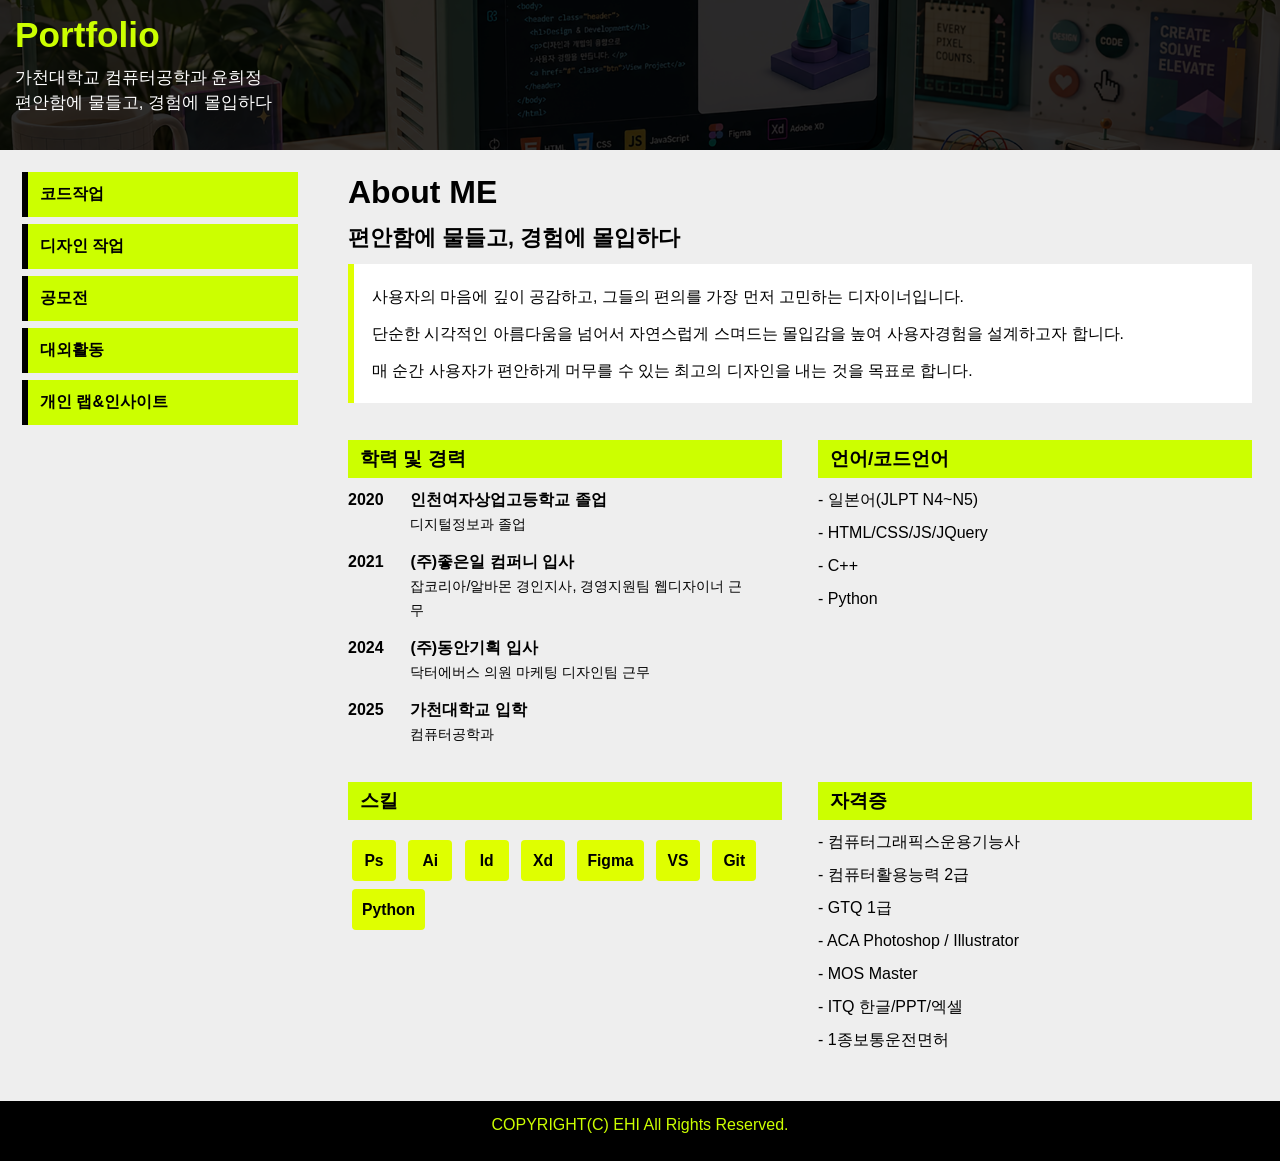
<file: index.html>
﻿<!DOCTYPE html>
<html lang="ko">
<head>
    <meta charset="UTF-8">
    <meta name="viewport" content="width=device-width, initial-scale=1.0">
    <title>윤희정 포트폴리오</title>
    <link rel="stylesheet" href="css/index.css">
</head>
<body>
    <div class="wrap">
        <header class="C12">
            <h1>Portfolio</h1>
            <p>가천대학교 컴퓨터공학과 윤희정</p>
            <p>편안함에 물들고, 경험에 몰입하다</p>
        </header>
    </div>

    <aside class="C3">
        <ul>
            <li><a href="subpage01.html">코드작업</a></li>
            <li><a href="subpage02.html">디자인 작업</a></li>
            <li><a href="subpage03.html">공모전</a></li>
            <li><a href="subpage04.html">대외활동</a></li>
            <li><a href="subpage05.html">개인 랩&amp;인사이트</a></li>
        </ul>
    </aside>

    <section id="main" class="C9">
        <h1 id="about">About ME</h1>
        <h3>편안함에 물들고, 경험에 몰입하다</h3>

        <div class="intro">
            <p>사용자의 마음에 깊이 공감하고, 그들의 편의를 가장 먼저 고민하는 디자이너입니다.</p>
            <p>단순한 시각적인 아름다움을 넘어서 자연스럽게 스며드는 몰입감을 높여 사용자경험을 설계하고자 합니다.</p>
            <p>매 순간 사용자가 편안하게 머무를 수 있는 최고의 디자인을 내는 것을 목표로 합니다.</p>
        </div>

        <div class="box-left" id="education">
            <h2>학력 및 경력</h2>
            <ul class="timeline">
                <li>
                    <span class="year">2020</span>
                    <span class="career"><strong>인천여자상업고등학교 졸업</strong><br><span class="small">디지털정보과 졸업</span></span>
                </li>
                <li>
                    <span class="year">2021</span>
                    <span class="career"><strong>(주)좋은일 컴퍼니 입사</strong><br><span class="small">잡코리아/알바몬 경인지사, 경영지원팀 웹디자이너 근무</span></span>
                </li>
                <li>
                    <span class="year">2024</span>
                    <span class="career"><strong>(주)동안기획 입사</strong><br><span class="small">닥터에버스 의원 마케팅 디자인팀 근무</span></span>
                </li>
                <li>
                    <span class="year">2025</span>
                    <span class="career"><strong>가천대학교 입학</strong><br><span class="small">컴퓨터공학과</span></span>
                </li>
            </ul>
        </div>

        <div class="box-right" id="language">
            <h2>언어/코드언어</h2>
            <ul class="plain-list">
                <li>- 일본어(JLPT N4~N5)</li>
                <li>- HTML/CSS/JS/JQuery</li>
                <li>- C++</li>
                <li>- Python</li>
            </ul>
        </div>

        <div class="box-left" id="skill">
            <h2>스킬</h2>
            <p class="skill">
                <span>Ps</span>
                <span>Ai</span>
                <span>Id</span>
                <span>Xd</span>
                <span>Figma</span>
                <span>VS</span>
                <span>Git</span>
                <span>Python</span>
            </p>
        </div>

        <div class="box-right" id="license">
            <h2>자격증</h2>
            <ul class="plain-list">
                <li>- 컴퓨터그래픽스운용기능사</li>
                <li>- 컴퓨터활용능력 2급</li>
                <li>- GTQ 1급</li>
                <li>- ACA Photoshop / Illustrator</li>
                <li>- MOS Master</li>
                <li>- ITQ 한글/PPT/엑셀</li>
                <li>- 1종보통운전면허</li>
            </ul>
        </div>
    </section>

    <footer class="C12">
        COPYRIGHT(C) EHI All Rights Reserved.
    </footer>
</body>
</html>
</file>
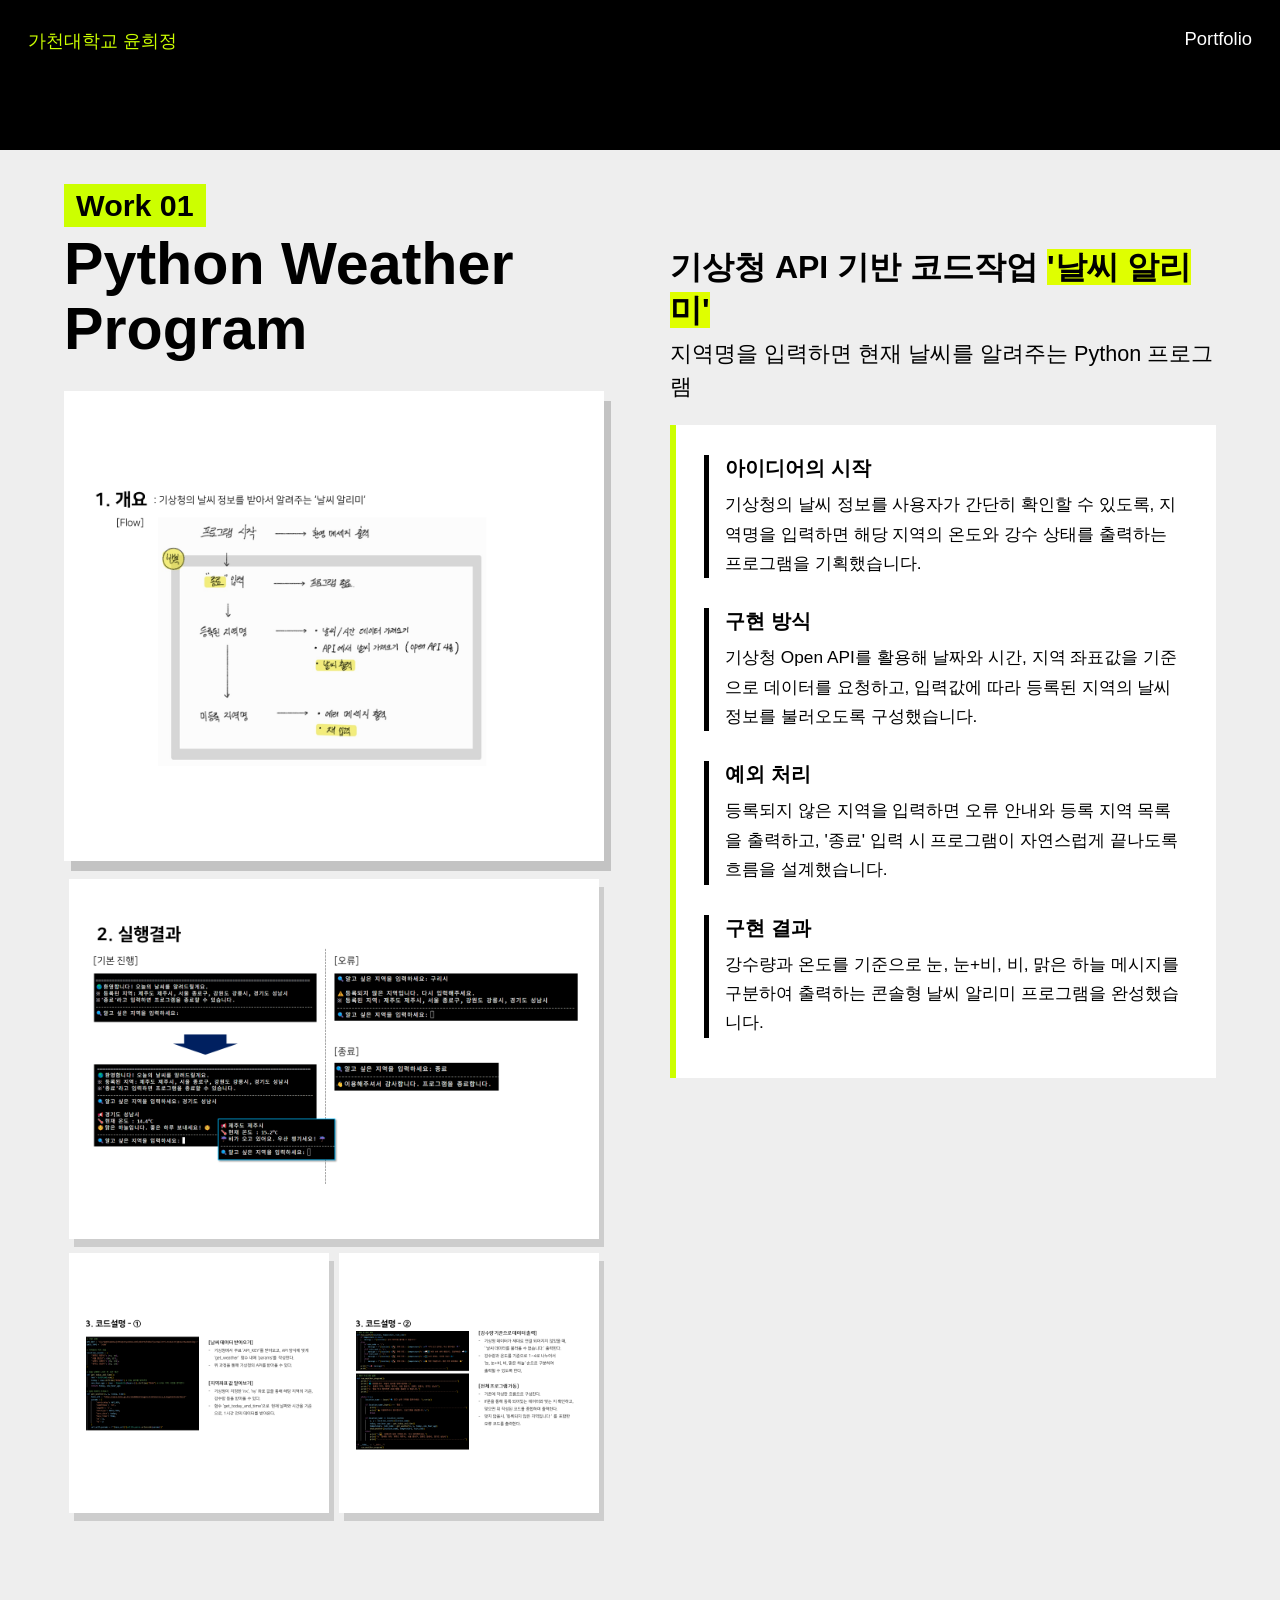
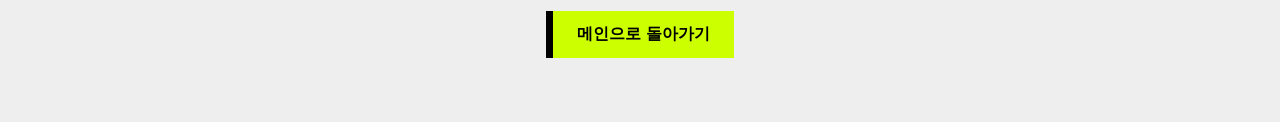
<file: subpage01.html>
﻿<!DOCTYPE html>
<html lang="ko">
<head>
    <meta charset="UTF-8">
    <meta name="viewport" content="width=device-width, initial-scale=1.0">
    <title>코드작업</title>
    <link rel="stylesheet" href="css/subpage.css">
</head>
<body>
    <div class="top">
        <h1>가천대학교 윤희정</h1>
        <p>Portfolio</p>
    </div>

    <div class="page">
        <div class="work">
            <div class="image-area">
                <p class="work-label">Work 01</p>
                <h2 class="main-title">Python Weather Program</h2>
                <img src="img/code_sample_01_1.PNG" alt="날씨 알리미 프로그램 개요와 흐름" class="main-img">
                <img src="img/code_sample_01_2.PNG" alt="날씨 알리미 실행 결과" class="wide-img">
                <img src="img/code_sample_01_3.PNG" alt="날씨 데이터 API 코드 설명 1" class="sub-img">
                <img src="img/code_sample_01_4.PNG" alt="날씨 데이터 출력 코드 설명 2" class="sub-img">
            </div>

            <div class="text-area">
                <div class="project-title">
                    <h2>기상청 API 기반 코드작업 <span>'날씨 알리미'</span></h2>
                    <p>지역명을 입력하면 현재 날씨를 알려주는 Python 프로그램</p>
                </div>

                <div class="desc-box">
                    <div class="text-block">
                        <h3>아이디어의 시작</h3>
                        <p>기상청의 날씨 정보를 사용자가 간단히 확인할 수 있도록, 지역명을 입력하면 해당 지역의 온도와 강수 상태를 출력하는 프로그램을 기획했습니다.</p>
                    </div>
                    <div class="text-block">
                        <h3>구현 방식</h3>
                        <p>기상청 Open API를 활용해 날짜와 시간, 지역 좌표값을 기준으로 데이터를 요청하고, 입력값에 따라 등록된 지역의 날씨 정보를 불러오도록 구성했습니다.</p>
                    </div>
                    <div class="text-block">
                        <h3>예외 처리</h3>
                        <p>등록되지 않은 지역을 입력하면 오류 안내와 등록 지역 목록을 출력하고, '종료' 입력 시 프로그램이 자연스럽게 끝나도록 흐름을 설계했습니다.</p>
                    </div>
                    <div class="text-block">
                        <h3>구현 결과</h3>
                        <p>강수량과 온도를 기준으로 눈, 눈+비, 비, 맑은 하늘 메시지를 구분하여 출력하는 콘솔형 날씨 알리미 프로그램을 완성했습니다.</p>
                    </div>
                </div>
            </div>
        </div>

        <div class="back">
            <a href="index.html">메인으로 돌아가기</a>
        </div>
    </div>
</body>
</html>
</file>
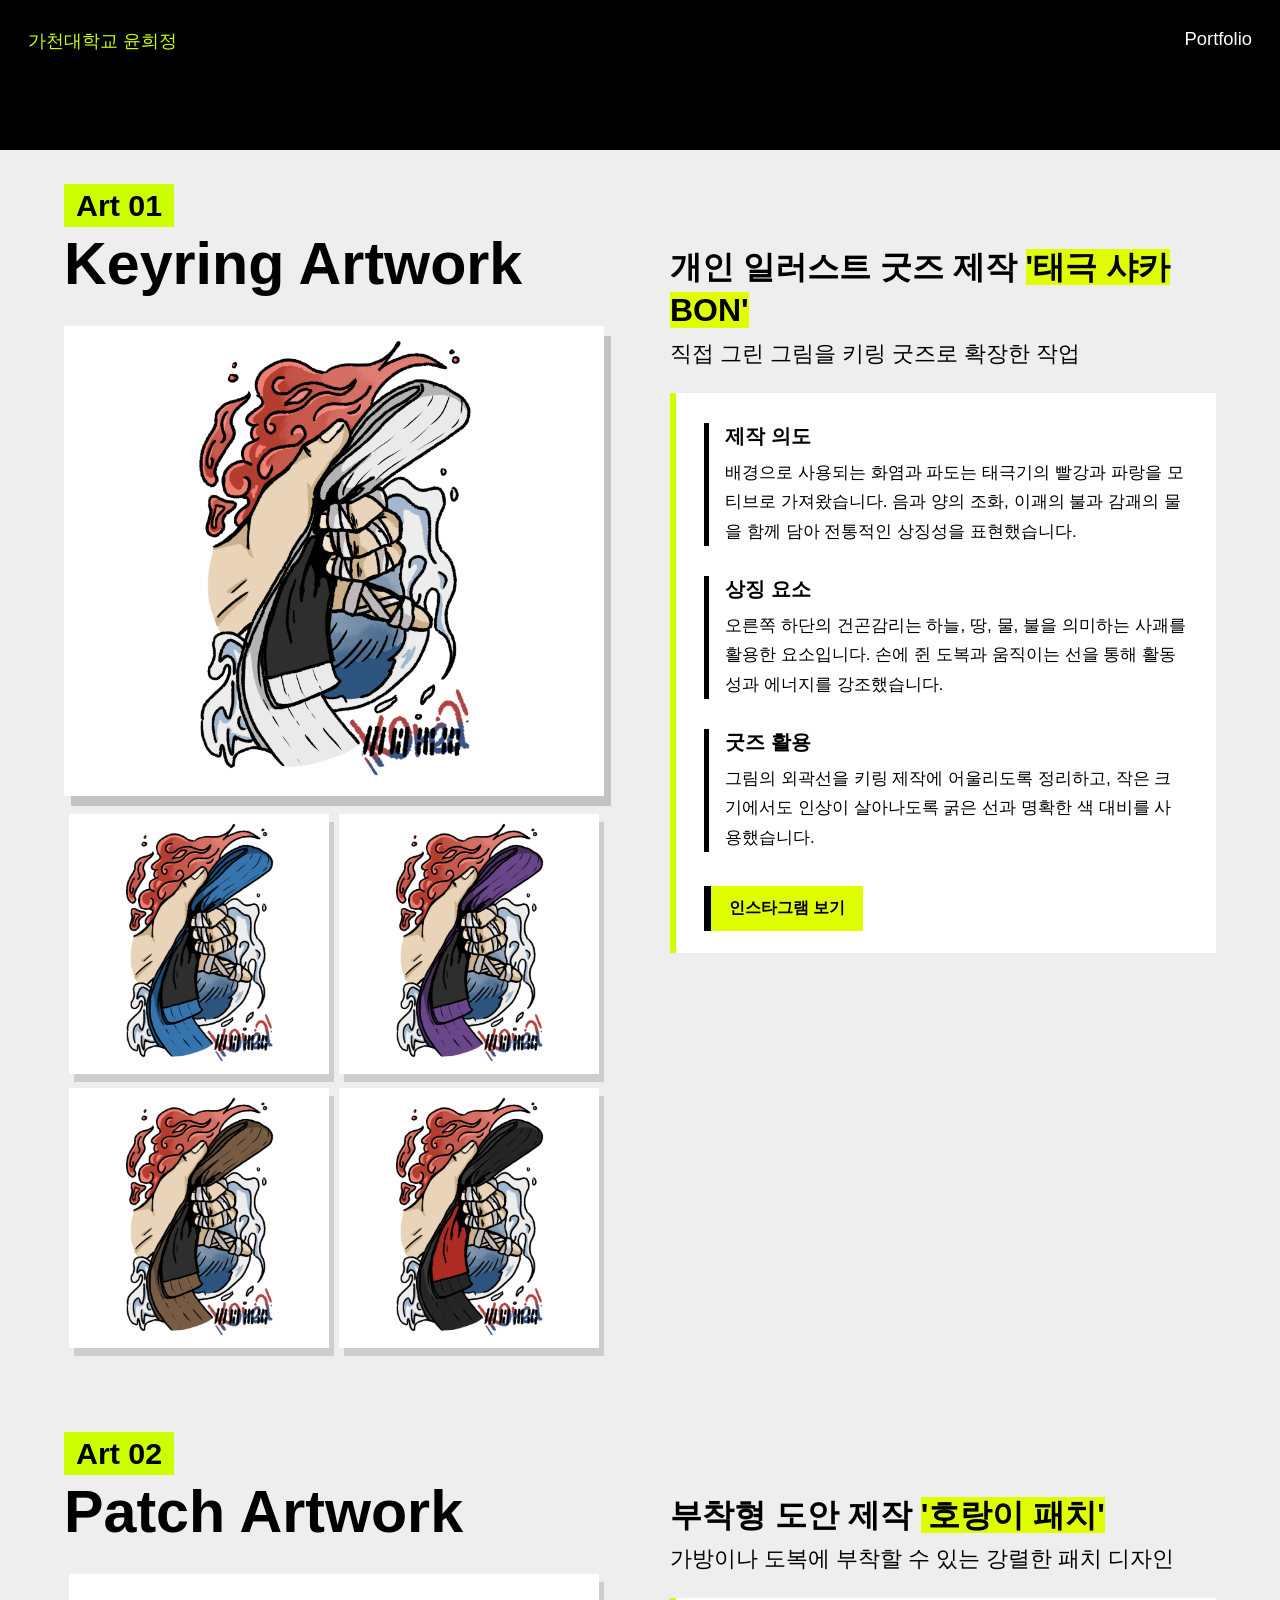
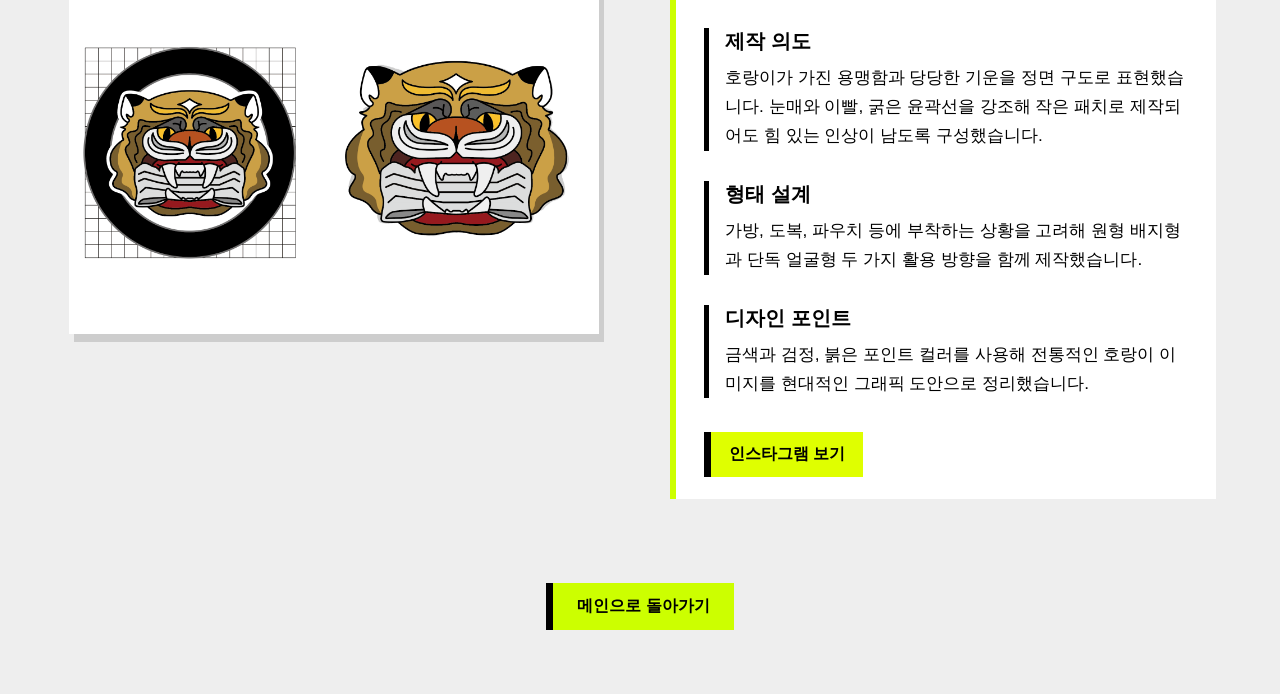
<file: subpage05.html>
﻿<!DOCTYPE html>
<html lang="ko">
<head>
    <meta charset="UTF-8">
    <meta name="viewport" content="width=device-width, initial-scale=1.0">
    <title>개인 랩 & 인사이트</title>
    <link rel="stylesheet" href="css/subpage.css">
</head>
<body>
    <div class="top">
        <h1>가천대학교 윤희정</h1>
        <p>Portfolio</p>
    </div>

    <div class="page">
        <div class="work">
            <div class="image-area">
                <p class="work-label">Art 01</p>
                <h2 class="main-title">Keyring Artwork</h2>
                <img src="img/art01_1.png" alt="태극 샤카 BON 키링 원화" class="main-img">
                <img src="img/art01_2.png" alt="태극 샤카 BON 키링 시안 2" class="sub-img">
                <img src="img/art01_3.png" alt="태극 샤카 BON 키링 시안 3" class="sub-img">
                <img src="img/art01_4.png" alt="태극 샤카 BON 키링 시안 4" class="sub-img">
                <img src="img/art01_5.png" alt="태극 샤카 BON 키링 시안 5" class="sub-img">
            </div>

            <div class="text-area">
                <div class="project-title">
                    <h2>개인 일러스트 굿즈 제작 <span>'태극 샤카 BON'</span></h2>
                    <p>직접 그린 그림을 키링 굿즈로 확장한 작업</p>
                </div>

                <div class="desc-box">
                    <div class="text-block">
                        <h3>제작 의도</h3>
                        <p>배경으로 사용되는 화염과 파도는 태극기의 빨강과 파랑을 모티브로 가져왔습니다. 음과 양의 조화, 이괘의 불과 감괘의 물을 함께 담아 전통적인 상징성을 표현했습니다.</p>
                    </div>
                    <div class="text-block">
                        <h3>상징 요소</h3>
                        <p>오른쪽 하단의 건곤감리는 하늘, 땅, 물, 불을 의미하는 사괘를 활용한 요소입니다. 손에 쥔 도복과 움직이는 선을 통해 활동성과 에너지를 강조했습니다.</p>
                    </div>
                    <div class="text-block">
                        <h3>굿즈 활용</h3>
                        <p>그림의 외곽선을 키링 제작에 어울리도록 정리하고, 작은 크기에서도 인상이 살아나도록 굵은 선과 명확한 색 대비를 사용했습니다.</p>
                    </div>
                    <a href="https://www.instagram.com/" target="_blank" class="link-btn">인스타그램 보기</a>
                </div>
            </div>
        </div>

        <div class="work">
            <div class="image-area">
                <p class="work-label">Art 02</p>
                <h2 class="main-title">Patch Artwork</h2>
                <img src="img/art02_1.png" alt="호랑이 패치 도안" class="wide-img">
            </div>

            <div class="text-area">
                <div class="project-title">
                    <h2>부착형 도안 제작 <span>'호랑이 패치'</span></h2>
                    <p>가방이나 도복에 부착할 수 있는 강렬한 패치 디자인</p>
                </div>

                <div class="desc-box">
                    <div class="text-block">
                        <h3>제작 의도</h3>
                        <p>호랑이가 가진 용맹함과 당당한 기운을 정면 구도로 표현했습니다. 눈매와 이빨, 굵은 윤곽선을 강조해 작은 패치로 제작되어도 힘 있는 인상이 남도록 구성했습니다.</p>
                    </div>
                    <div class="text-block">
                        <h3>형태 설계</h3>
                        <p>가방, 도복, 파우치 등에 부착하는 상황을 고려해 원형 배지형과 단독 얼굴형 두 가지 활용 방향을 함께 제작했습니다.</p>
                    </div>
                    <div class="text-block">
                        <h3>디자인 포인트</h3>
                        <p>금색과 검정, 붉은 포인트 컬러를 사용해 전통적인 호랑이 이미지를 현대적인 그래픽 도안으로 정리했습니다.</p>
                    </div>
                    <a href="https://www.instagram.com/" target="_blank" class="link-btn">인스타그램 보기</a>
                </div>
            </div>
        </div>

        <div class="back">
            <a href="index.html">메인으로 돌아가기</a>
        </div>
    </div>
</body>
</html>
</file>
<file: css/index.css>
*{box-sizing: border-box; margin: 0; padding: 0;}
ul{list-style: none;}
a{text-decoration: none; color: inherit;}

body{
    font-family: "맑은 고딕", "Malgun Gothic", sans-serif;
    font-size: 100%;
    color: #000000;
    background-color: #eee;
}

.wrap{
    height: 150px;
    background: #000000;
    background-image: url("../img/bg_img.png");
    background-size: cover;
    background-position: center;
}

.C1{width: 8.33%; float: left; padding: 15px;}
.C2{width: 16.66%; float: left; padding: 15px;}
.C3{width: 25%; float: left; padding: 15px;}
.C4{width: 33.33%; float: left; padding: 15px;}
.C5{width: 41.66%; float: left; padding: 15px;}
.C6{width: 50%; float: left; padding: 15px;}
.C7{width: 58.33%; float: left; padding: 15px;}
.C8{width: 66.66%; float: left; padding: 15px;}
.C9{width: 75%; float: left; padding: 15px;}
.C10{width: 83.33%; float: left; padding: 15px;}
.C11{width: 91.66%; float: left; padding: 15px;}
.C12{width: 100%; float: left; padding: 15px;}

header{
    height: 150px;
    padding: 28px;
    color: #CCFF00;
    background-color: rgba(0,0,0,0.82);
}

header h1{
    margin-bottom: 10px;
    font-size: 2.2em;
}

header p{
    color: #fff;
    font-size: 1.05em;
    line-height: 150%;
}

aside{color: #000000;}

aside li{
    padding: 12px;
    margin: 7px;
    background-color: #CCFF00;
    border-left: 6px solid #000000;
    font-weight: bold;
}

aside li:hover{
    background-color: #FFFF00;
    color: #000000;
}

section#main{
    padding: 24px 28px 40px;
}

section#main:after{
    content: "";
    display: table;
    clear: both;
}

section#main h1{
    margin-bottom: 12px;
    color: #000000;
    font-size: 2em;
}

section#main h2{
    margin: 22px 0 10px;
    padding: 6px 12px;
    color: #000000;
    background-color: #CCFF00;
    font-size: 1.2em;
}

section#main h3{
    margin-bottom: 12px;
    color: #000000;
    font-size: 1.35em;
}

section#main p{
    padding: 6px 0;
    font-size: 0.98em;
    line-height: 160%;
}

.intro{
    padding: 14px 18px;
    margin-bottom: 15px;
    background-color: #fff;
    border-left: 6px solid #DFFF00;
}

.box-left{
    width: 50%;
    float: left;
    padding-right: 18px;
}

.box-right{
    width: 50%;
    float: left;
    padding-left: 18px;
}

.timeline li{
    margin-bottom: 14px;
    line-height: 150%;
}

.year{
    display: inline-block;
    width: 58px;
    color: #000000;
    font-weight: bold;
    vertical-align: top;
}

.career{
    display: inline-block;
    width: 78%;
    vertical-align: top;
}

.career strong{color: #000000;}

.small{
    color: #000000;
    font-size: 0.9em;
}

.plain-list li{
    margin-bottom: 9px;
    line-height: 150%;
}

#skill{clear: both;}

.skill{padding: 0;}

.skill span{
    display: inline-block;
    min-width: 44px;
    margin: 4px;
    padding: 8px 10px;
    color: #000000;
    background-color: #DFFF00;
    text-align: center;
    font-weight: bold;
    border-radius: 4px;
}

footer{
    clear: both;
    height: 60px;
    padding: 18px;
    text-align: center;
    color: #CCFF00;
    background-color: #000000;
}


@media only screen and (max-width:768px){
    [class*="C"]{width: 100%;}

    .wrap, header, .top{
        height: auto;
    }

    .top h1, .top p{
        float: none;
    }

    .top p{
        margin-top: 8px;
    }

    .box-left, .box-right{
        width: 100%;
        padding-left: 0;
        padding-right: 0;
    }

    .career{width: 72%;}

    .page{
        width: 94%;
        padding-top: 22px;
    }

    .main-title{
        font-size: 2.35em;
    }

    .image-area, .text-area{
        width: 100%;
        float: none;
        padding-left: 0;
        padding-right: 0;
    }

    .text-area{
        padding-top: 16px;
    }

    .sub-img, .phone-img{
        width: 98%;
        height: auto;
        float: none;
        margin-left: 1%;
        margin-right: 1%;
    }

    .main-img, .wide-img{
        height: auto;
    }
}
</file>
<file: css/subpage.css>
*{box-sizing: border-box; margin: 0; padding: 0;}
ul{list-style: none;}
a{text-decoration: none; color: inherit;}

body{
    font-family: "맑은 고딕", "Malgun Gothic", sans-serif;
    font-size: 100%;
    color: #000000;
    background-color: #eee;
}

/* index layout */
.wrap{
    height: 150px;
    background: #000000;
    background-image: url("../img/bg_img.png");
    background-size: cover;
    background-position: center;
}

.C1{width: 8.33%; float: left; padding: 15px;}
.C2{width: 16.66%; float: left; padding: 15px;}
.C3{width: 25%; float: left; padding: 15px;}
.C4{width: 33.33%; float: left; padding: 15px;}
.C5{width: 41.66%; float: left; padding: 15px;}
.C6{width: 50%; float: left; padding: 15px;}
.C7{width: 58.33%; float: left; padding: 15px;}
.C8{width: 66.66%; float: left; padding: 15px;}
.C9{width: 75%; float: left; padding: 15px;}
.C10{width: 83.33%; float: left; padding: 15px;}
.C11{width: 91.66%; float: left; padding: 15px;}
.C12{width: 100%; float: left; padding: 15px;}

header{
    height: 150px;
    padding: 28px;
    color: #CCFF00;
    background-color: rgba(0,0,0,0.82);
}

header h1{
    margin-bottom: 10px;
    font-size: 2.2em;
}

header p{
    color: #fff;
    font-size: 1.05em;
    line-height: 150%;
}

aside{color: #000000;}

aside li{
    padding: 12px;
    margin: 7px;
    background-color: #CCFF00;
    border-left: 6px solid #000000;
    font-weight: bold;
}

aside li:hover{
    background-color: #FFFF00;
    color: #000000;
}

section#main{
    padding: 24px 28px 40px;
}

section#main:after{
    content: "";
    display: table;
    clear: both;
}

section#main h1{
    margin-bottom: 12px;
    color: #000000;
    font-size: 2em;
}

section#main h2{
    margin: 22px 0 10px;
    padding: 6px 12px;
    color: #000000;
    background-color: #CCFF00;
    font-size: 1.2em;
}

section#main h3{
    margin-bottom: 12px;
    color: #000000;
    font-size: 1.35em;
}

section#main p{
    padding: 6px 0;
    font-size: 0.98em;
    line-height: 160%;
}

.intro{
    padding: 14px 18px;
    margin-bottom: 15px;
    background-color: #fff;
    border-left: 6px solid #DFFF00;
}

.box-left{
    width: 50%;
    float: left;
    padding-right: 18px;
}

.box-right{
    width: 50%;
    float: left;
    padding-left: 18px;
}

.timeline li{
    margin-bottom: 14px;
    line-height: 150%;
}

.year{
    display: inline-block;
    width: 58px;
    color: #000000;
    font-weight: bold;
    vertical-align: top;
}

.career{
    display: inline-block;
    width: 78%;
    vertical-align: top;
}

.career strong{color: #000000;}

.small{
    color: #000000;
    font-size: 0.9em;
}

.plain-list li{
    margin-bottom: 9px;
    line-height: 150%;
}

#skill{clear: both;}

.skill{padding: 0;}

.skill span{
    display: inline-block;
    min-width: 44px;
    margin: 4px;
    padding: 8px 10px;
    color: #000000;
    background-color: #DFFF00;
    text-align: center;
    font-weight: bold;
    border-radius: 4px;
}

footer{
    clear: both;
    height: 60px;
    padding: 18px;
    text-align: center;
    color: #CCFF00;
    background-color: #000000;
}

/* subpage layout */
.top{
    height: 150px;
    padding: 28px;
    color: #CCFF00;
    background-color: #000000;
}

.top h1{
    float: left;
    font-size: 1.15em;
    font-weight: normal;
}

.top p{
    float: right;
    color: #fff;
    font-size: 1.15em;
}

.page{
    width: 90%;
    max-width: 1600px;
    margin: 0 auto;
    padding: 34px 0 44px;
}

.work{
    clear: both;
    margin-bottom: 70px;
}

.work:after{
    content: "";
    display: table;
    clear: both;
}

.work-label{
    display: inline-block;
    padding: 4px 12px;
    color: #000000;
    background-color: #CCFF00;
    font-size: 1.9em;
    font-weight: bold;
}

.main-title{
    margin: 4px 0 30px;
    color: #000000;
    font-size: 3.7em;
    line-height: 110%;
}

.image-area{
    width: 50%;
    float: left;
    padding-right: 36px;
}

.image-area:after{
    content: "";
    display: table;
    clear: both;
}

.text-area{
    width: 50%;
    float: left;
    padding-left: 30px;
    padding-top: 62px;
}

.main-img{
    width: 100%;
    height: 470px;
    display: block;
    margin-bottom: 18px;
    border: 8px solid #fff;
    background-color: #fff;
    object-fit: contain;
    box-shadow: 7px 10px 0 rgba(0,0,0,0.18);
}

.sub-img{
    width: 48%;
    height: 260px;
    display: block;
    float: left;
    margin: 0 1% 14px;
    border: 6px solid #fff;
    background-color: #fff;
    object-fit: contain;
    box-shadow: 5px 8px 0 rgba(0,0,0,0.14);
}

.wide-img{
    width: 98%;
    height: 360px;
    display: block;
    clear: both;
    margin: 0 1% 14px;
    border: 6px solid #fff;
    background-color: #fff;
    object-fit: contain;
    box-shadow: 5px 8px 0 rgba(0,0,0,0.14);
}

.phone-img{
    width: 31.33%;
    height: 520px;
    display: block;
    float: left;
    margin: 0 1% 16px;
    border: 6px solid #fff;
    background-color: #fff;
    object-fit: contain;
    box-shadow: 5px 8px 0 rgba(0,0,0,0.14);
}

.project-title{
    margin-bottom: 22px;
}

.project-title h2{
    margin-bottom: 6px;
    color: #000000;
    font-size: 2em;
    line-height: 135%;
}

.project-title span{
    color: #000000;
    background-color: #DFFF00;
}

.project-title p{
    font-size: 1.35em;
    line-height: 150%;
}

.desc-box{
    padding: 30px 28px 10px;
    background-color: #fff;
    border-left: 6px solid #CCFF00;
}

.text-block{
    margin-bottom: 30px;
    padding-left: 16px;
    border-left: 5px solid #000000;
}

.text-block h3{
    margin-bottom: 8px;
    color: #000000;
    font-size: 1.25em;
}

.text-block p{
    line-height: 170%;
    font-size: 1.08em;
}

.link-btn{
    display: inline-block;
    margin: 4px 8px 12px 0;
    padding: 12px 18px;
    color: #000000;
    background-color: #DFFF00;
    border-left: 7px solid #000000;
    font-weight: bold;
}

.link-btn:hover{
    color: #000000;
    background-color: #FFFF00;
}

.back{
    clear: both;
    padding: 14px 0 20px;
    text-align: center;
}

.back a{
    display: inline-block;
    padding: 13px 24px;
    color: #000000;
    background-color: #CCFF00;
    border-left: 7px solid #000000;
    font-weight: bold;
}

.back a:hover{
    color: #000000;
    background-color: #FFFF00;
}

@media only screen and (max-width:768px){
    [class*="C"]{width: 100%;}

    .wrap, header, .top{
        height: auto;
    }

    .top h1, .top p{
        float: none;
    }

    .top p{
        margin-top: 8px;
    }

    .box-left, .box-right{
        width: 100%;
        padding-left: 0;
        padding-right: 0;
    }

    .career{width: 72%;}

    .page{
        width: 94%;
        padding-top: 22px;
    }

    .main-title{
        font-size: 2.35em;
    }

    .image-area, .text-area{
        width: 100%;
        float: none;
        padding-left: 0;
        padding-right: 0;
    }

    .text-area{
        padding-top: 16px;
    }

    .sub-img, .phone-img{
        width: 98%;
        height: auto;
        float: none;
        margin-left: 1%;
        margin-right: 1%;
    }

    .main-img, .wide-img{
        height: auto;
    }
}
</file>
